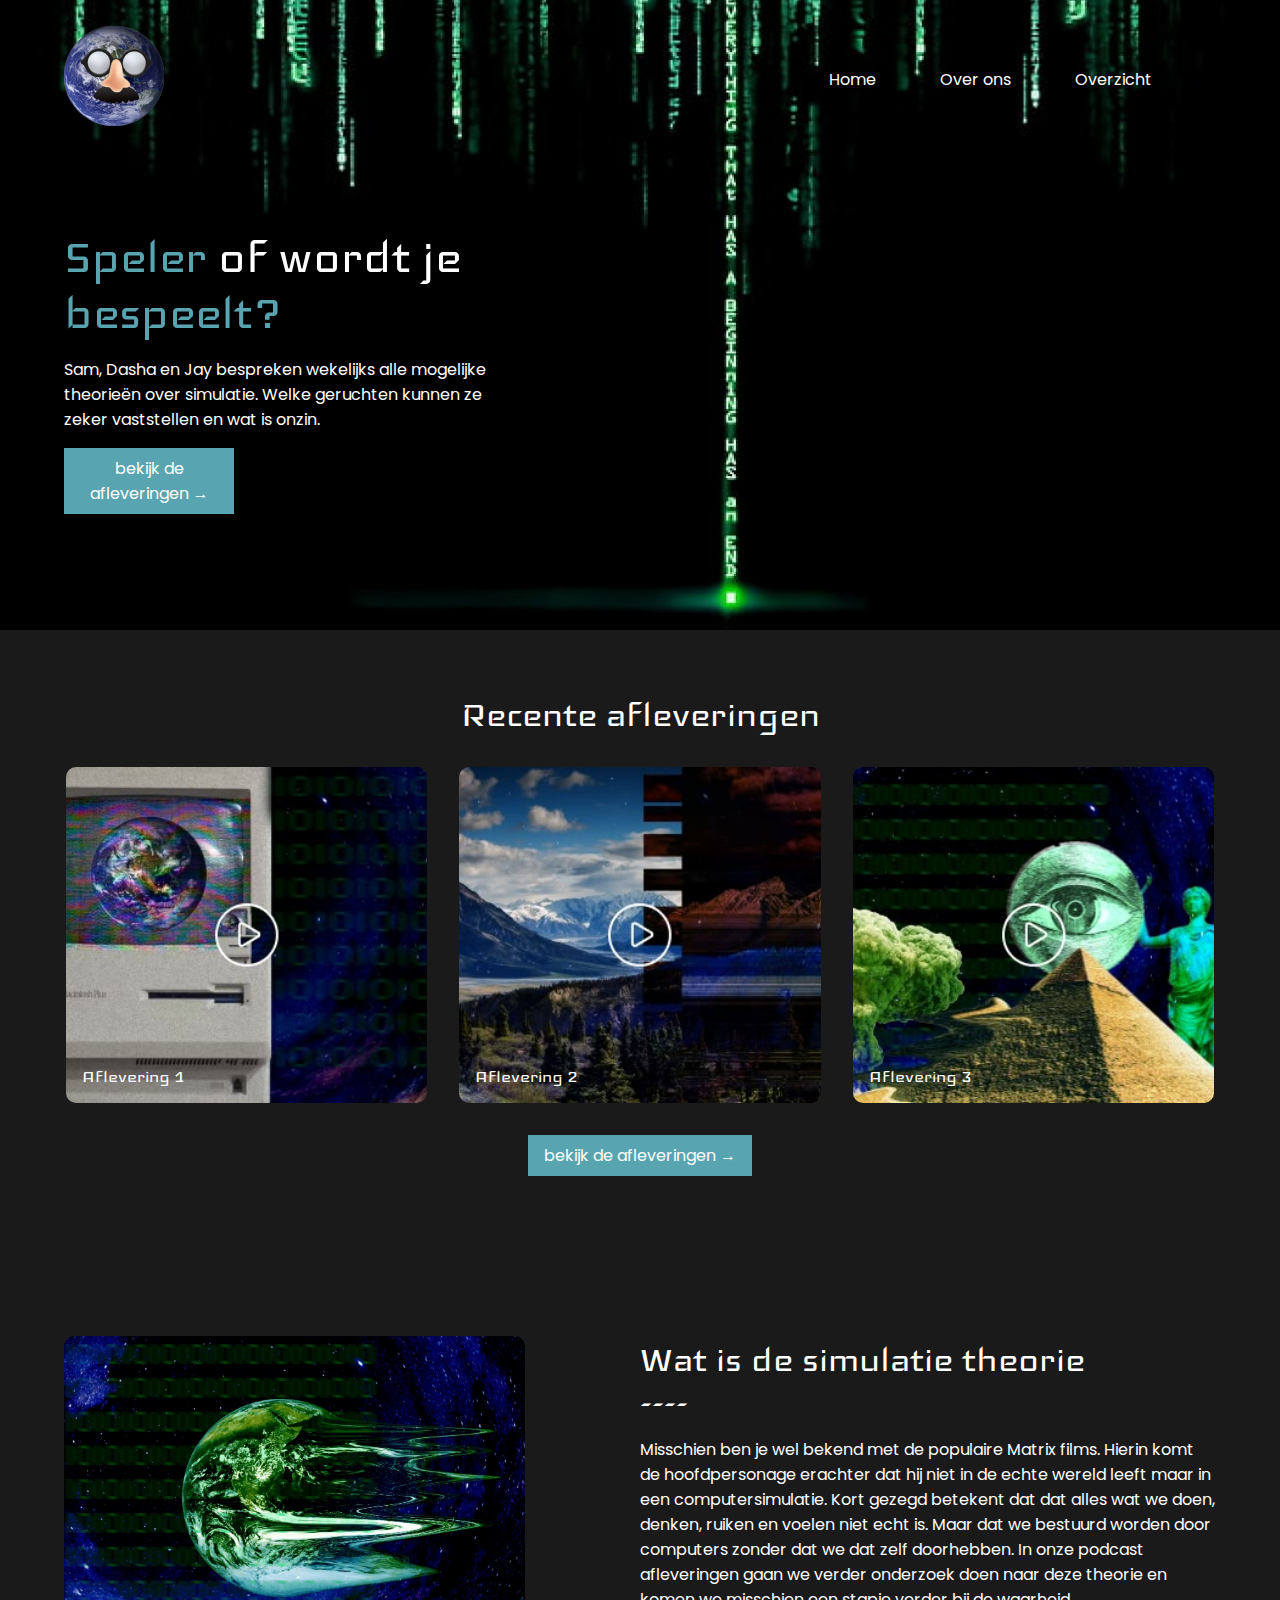
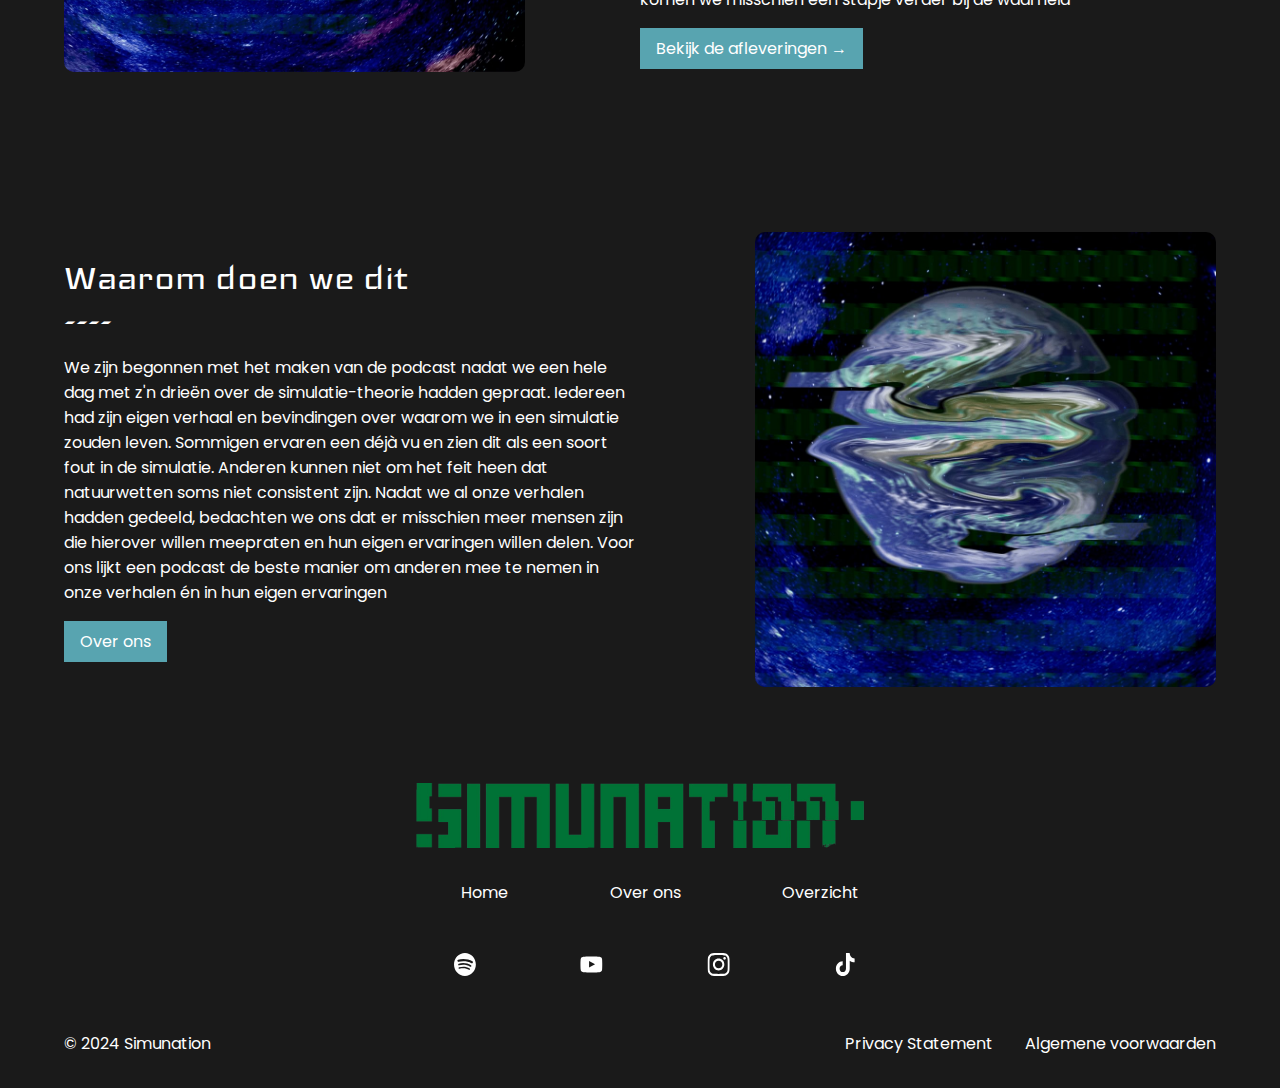
<file: index.html>
<!DOCTYPE html>
<html lang="nl">

<head>
    <meta charset="UTF-8">
    <meta name="viewport" content="width=device-width, initial-scale=1.0">
    <title>Home</title>
    <link rel="stylesheet" href="./styles/style.css">
</head>

<body>

    <header>
        <nav>
            <a href="index.html"><img src="./images/logo.png" alt="Logo"></a>

            <ul>
                <li><a href="index.html">Home</a></li>
                <li> <a href="over_ons.html">Over ons</a></li>
                <li><a href="overzicht.html">Overzicht</a></li>
            </ul>
        </nav>

        <section>
            <h1><span>Speler</span> of wordt je <span>bespeelt?</span></h1>
            <p>Sam, Dasha en Jay bespreken wekelijks alle mogelijke theorieën over simulatie. Welke geruchten kunnen ze
                zeker vaststellen en wat is onzin. </p>
            <a href="overzicht.html">bekijk de afleveringen &rarr;</a>
        </section>
    </header>

    <main>

        <section>
            <h2>Recente afleveringen</h2>
            <div>
                <article>
                    <h3>Aflevering 1</h3>
                </article>

                <article>
                    <h3>Aflevering 2</h3>
                </article>

                <article>
                    <h3>Aflevering 3</h3>
                </article>
            </div>
            <div>
                <a href="overzicht.html">bekijk de afleveringen &rarr;</a>
            </div>
        </section>

        <div>
            <img src="./images/aarde.jpeg" alt="Wat is de theorie">
            <section>
                <h2>Wat is de simulatie theorie</h2>
                <p class="dashes">----</p>
                <p>Misschien ben je wel bekend met de populaire Matrix films. Hierin komt de hoofdpersonage erachter dat
                    hij niet in de echte wereld leeft maar in een computersimulatie. Kort gezegd betekent dat dat alles
                    wat we doen, denken, ruiken en voelen niet echt is. Maar dat we bestuurd worden door computers
                    zonder dat we dat zelf doorhebben.

                    In onze podcast afleveringen gaan we verder onderzoek doen naar deze theorie en komen we misschien
                    een stapje verder bij de waarheid </p>

                <a href="overzicht.html">Bekijk de afleveringen &rarr;</a>
            </section>
        </div>

        <div>
            <section>
                <h2>Waarom doen we dit</h2>
                <p class="dashes">----</p>
                <p>We zijn begonnen met het maken van de podcast nadat we een hele dag met z'n drieën over de
                    simulatie-theorie hadden gepraat. Iedereen had zijn eigen verhaal en bevindingen over waarom we in
                    een simulatie zouden leven. Sommigen ervaren een déjà vu en zien dit als een soort fout in de
                    simulatie. Anderen kunnen niet om het feit heen dat natuurwetten soms niet consistent zijn.

                    Nadat we al onze verhalen hadden gedeeld, bedachten we ons dat er misschien meer mensen zijn die
                    hierover willen meepraten en hun eigen ervaringen willen delen. Voor ons lijkt een podcast de beste
                    manier om anderen mee te nemen in onze verhalen én in hun eigen ervaringen</p>

                <a href="over_ons.html">Over ons</a>
            </section>
            <img src="./images/aarde2.jpeg" alt="Waarom doen we dit">
        </div>


    </main>

    <footer>
        <div>
            <img src="./images/logo2.png" alt="logo simunation">
            <ul>
                <li><a href="index.html">Home</a></li>
                <li> <a href="over_ons.html">Over ons</a></li>
                <li><a href="overzicht.html">Overzicht</a></li>
            </ul>

            <ul>
                <li><img src="./images/Negative.svg" alt="spotify-logo"></li>
                <li><img src="./images/Negative2.svg" alt="spotify-logo"></li>
                <li><img src="./images/Negative3.svg" alt="spotify-logo"></li>
                <li><img src="./images/Negative4.svg" alt="spotify-logo"></li>
            </ul>
        </div>
        <div class="copy">
            <p>© 2024 Simunation</p>
            <ul>
                <li>
                    <p>Privacy Statement</p>
                </li>
                <li>
                    <p>Algemene voorwaarden</p>
                </li>
            </ul>
        </div>

    </footer>

</body>

</html>
</file>
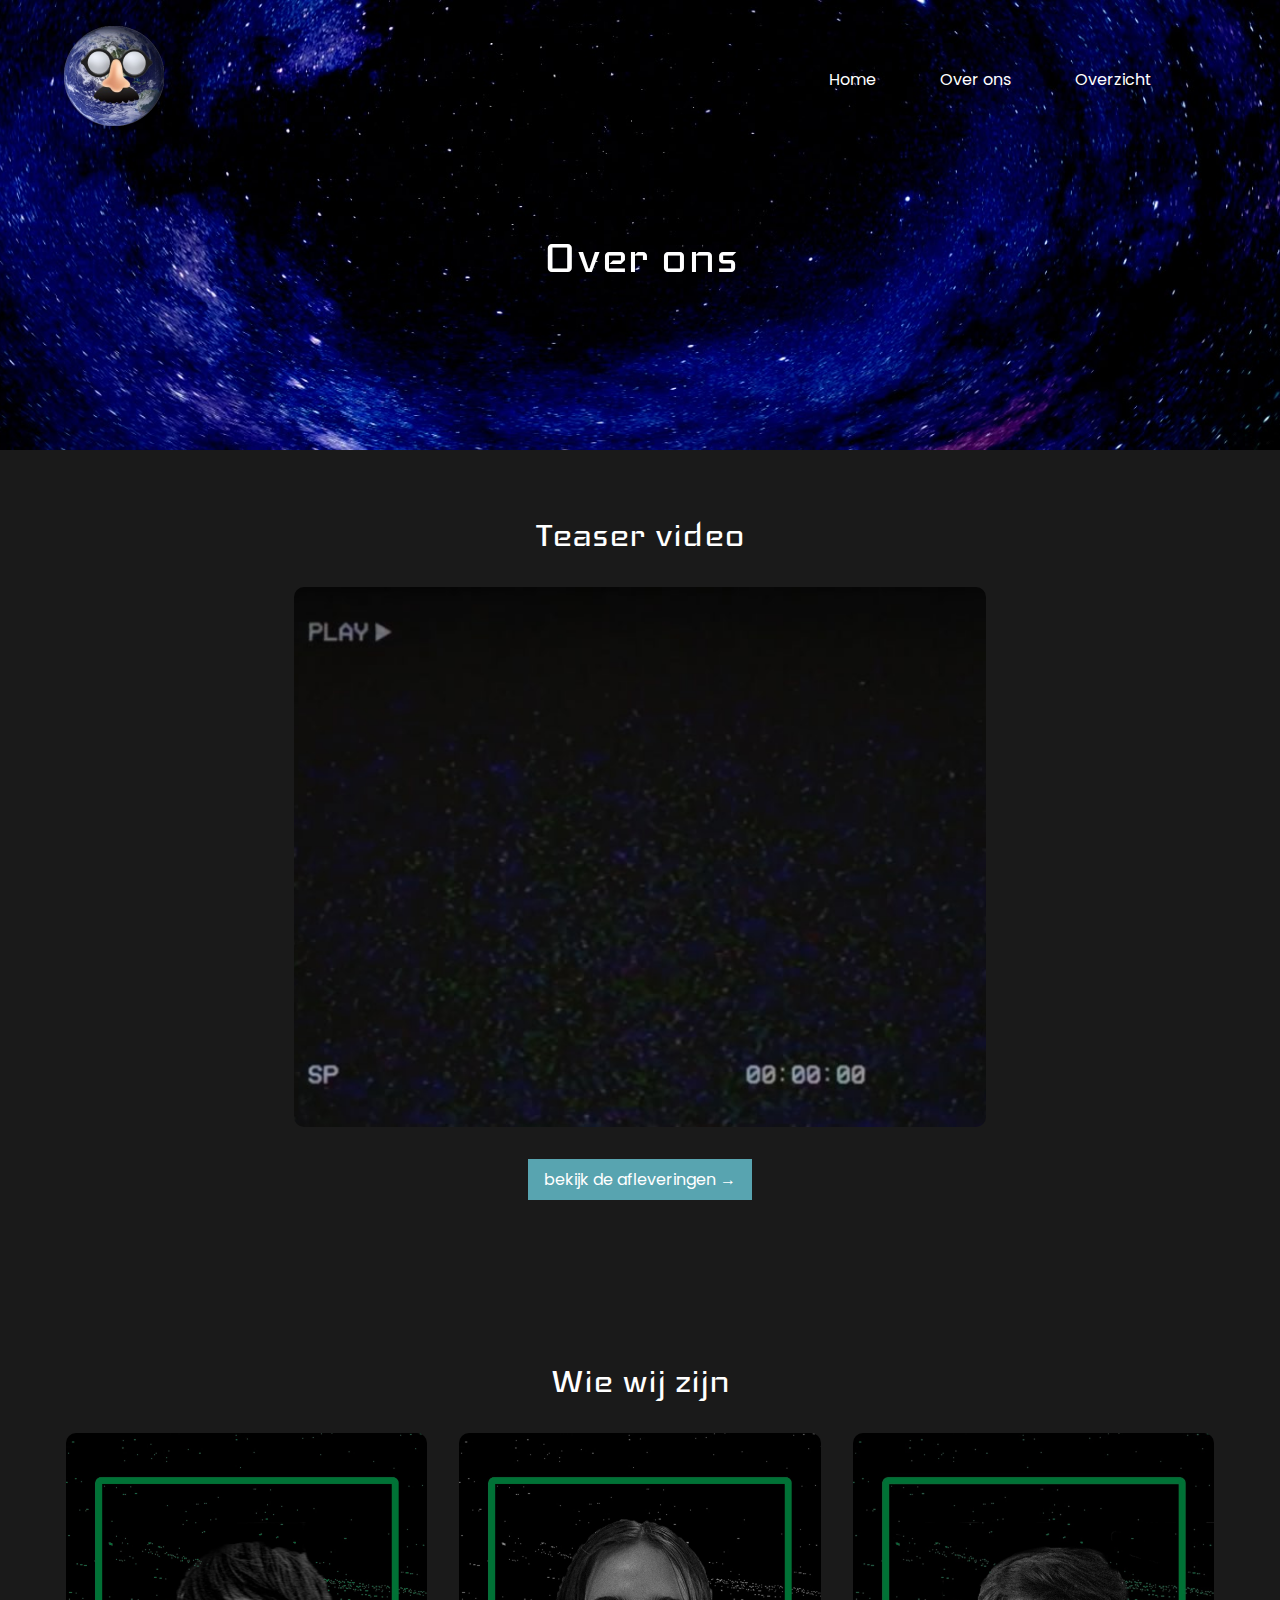
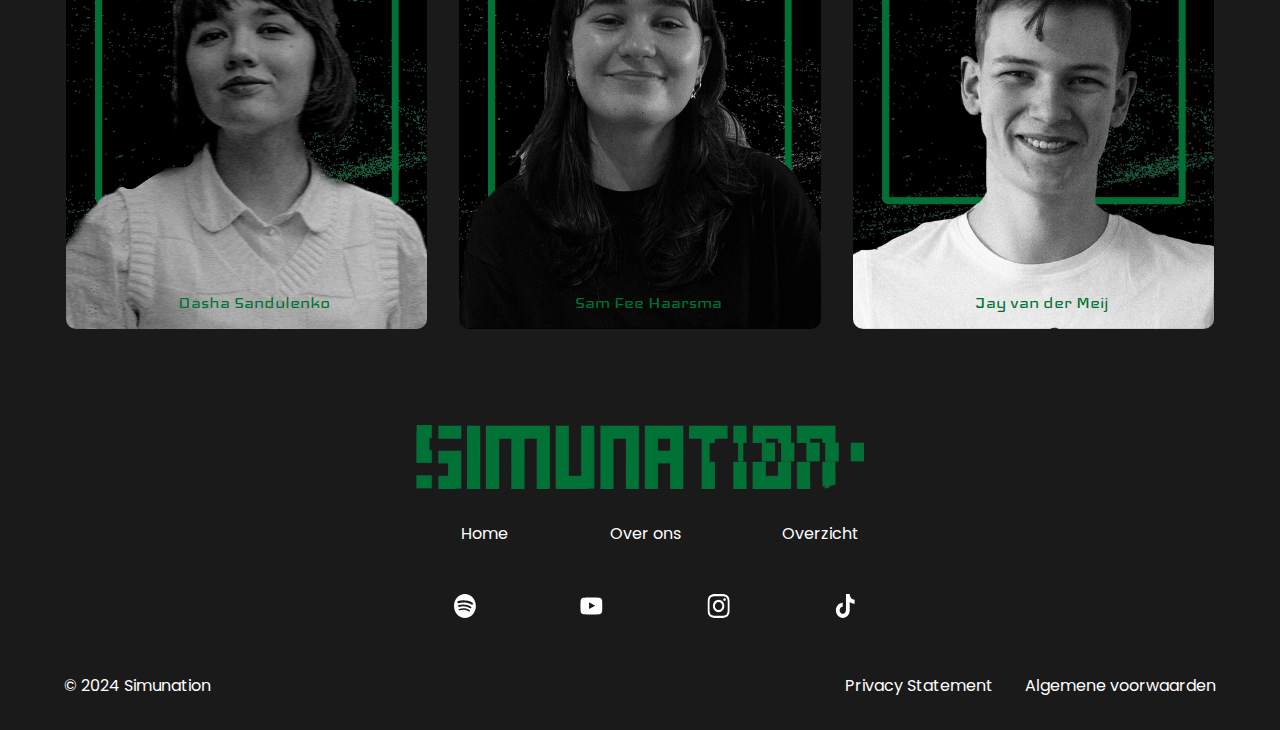
<file: over_ons.html>
<!DOCTYPE html>
<html lang="nl">

<head>
    <meta charset="UTF-8">
    <meta name="viewport" content="width=device-width, initial-scale=1.0">
    <title>Over ons</title>
    <link rel="stylesheet" href="./styles/style.css">
</head>

<body>

    <header class="header-alt">
        <nav>
            <a href="index.html"><img src="./images/logo.png" alt="Logo"></a>

            <ul>
                <li><a href="index.html">Home</a></li>
                <li> <a href="over_ons.html">Over ons</a></li>
                <li><a href="overzicht.html">Overzicht</a></li>
            </ul>
        </nav>

        <section>
            <h1>Over ons</h1>
        </section>
    </header>

    <main>

        <section class="section-teaser-video">
            <h2>Teaser video</h2>
            <div class="teaser-video">
                <iframe width="100%" height="100%" src="https://www.youtube-nocookie.com/embed/kLTy4cFHXBQ?si=7FBKgkmQ_K8m26OI" title="YouTube video player" frameborder="0" allow="accelerometer; autoplay; clipboard-write; encrypted-media; gyroscope; picture-in-picture; web-share" referrerpolicy="strict-origin-when-cross-origin" allowfullscreen></iframe>
            </div>
            <div>
                <a href="overzicht.html">bekijk de afleveringen &rarr;</a>
            </div>
        </section>

        <section>
            <h2>Wie wij zijn</h2>
            <div>
                <article class="dasha">
                    <h3>Dasha Sandulenko</h3>
                </article>

                <article class="sam">
                    <h3>Sam Fee Haarsma</h3>
                </article>

                <article class="jay">
                    <h3>Jay van der Meij</h3>
                </article>
            </div>
        </section>


    </main>

    <footer>
        <div>
            <img src="./images/logo2.png" alt="logo simunation">
            <ul>
                <li><a href="index.html">Home</a></li>
                <li> <a href="over_ons.html">Over ons</a></li>
                <li><a href="overzicht.html">Overzicht</a></li>
            </ul>

            <ul>
                <li><img src="./images/Negative.svg" alt="spotify-logo"></li>
                <li><img src="./images/Negative2.svg" alt="spotify-logo"></li>
                <li><img src="./images/Negative3.svg" alt="spotify-logo"></li>
                <li><img src="./images/Negative4.svg" alt="spotify-logo"></li>
            </ul>
        </div>
        <div class="copy">
            <p>© 2024 Simunation</p>
        <ul>
            <li>
                <p>Privacy Statement</p>
            </li>
            <li>
                <p>Algemene voorwaarden</p>
            </li>
        </ul>
        </div>
        
    </footer>

</body>

</html>
</file>
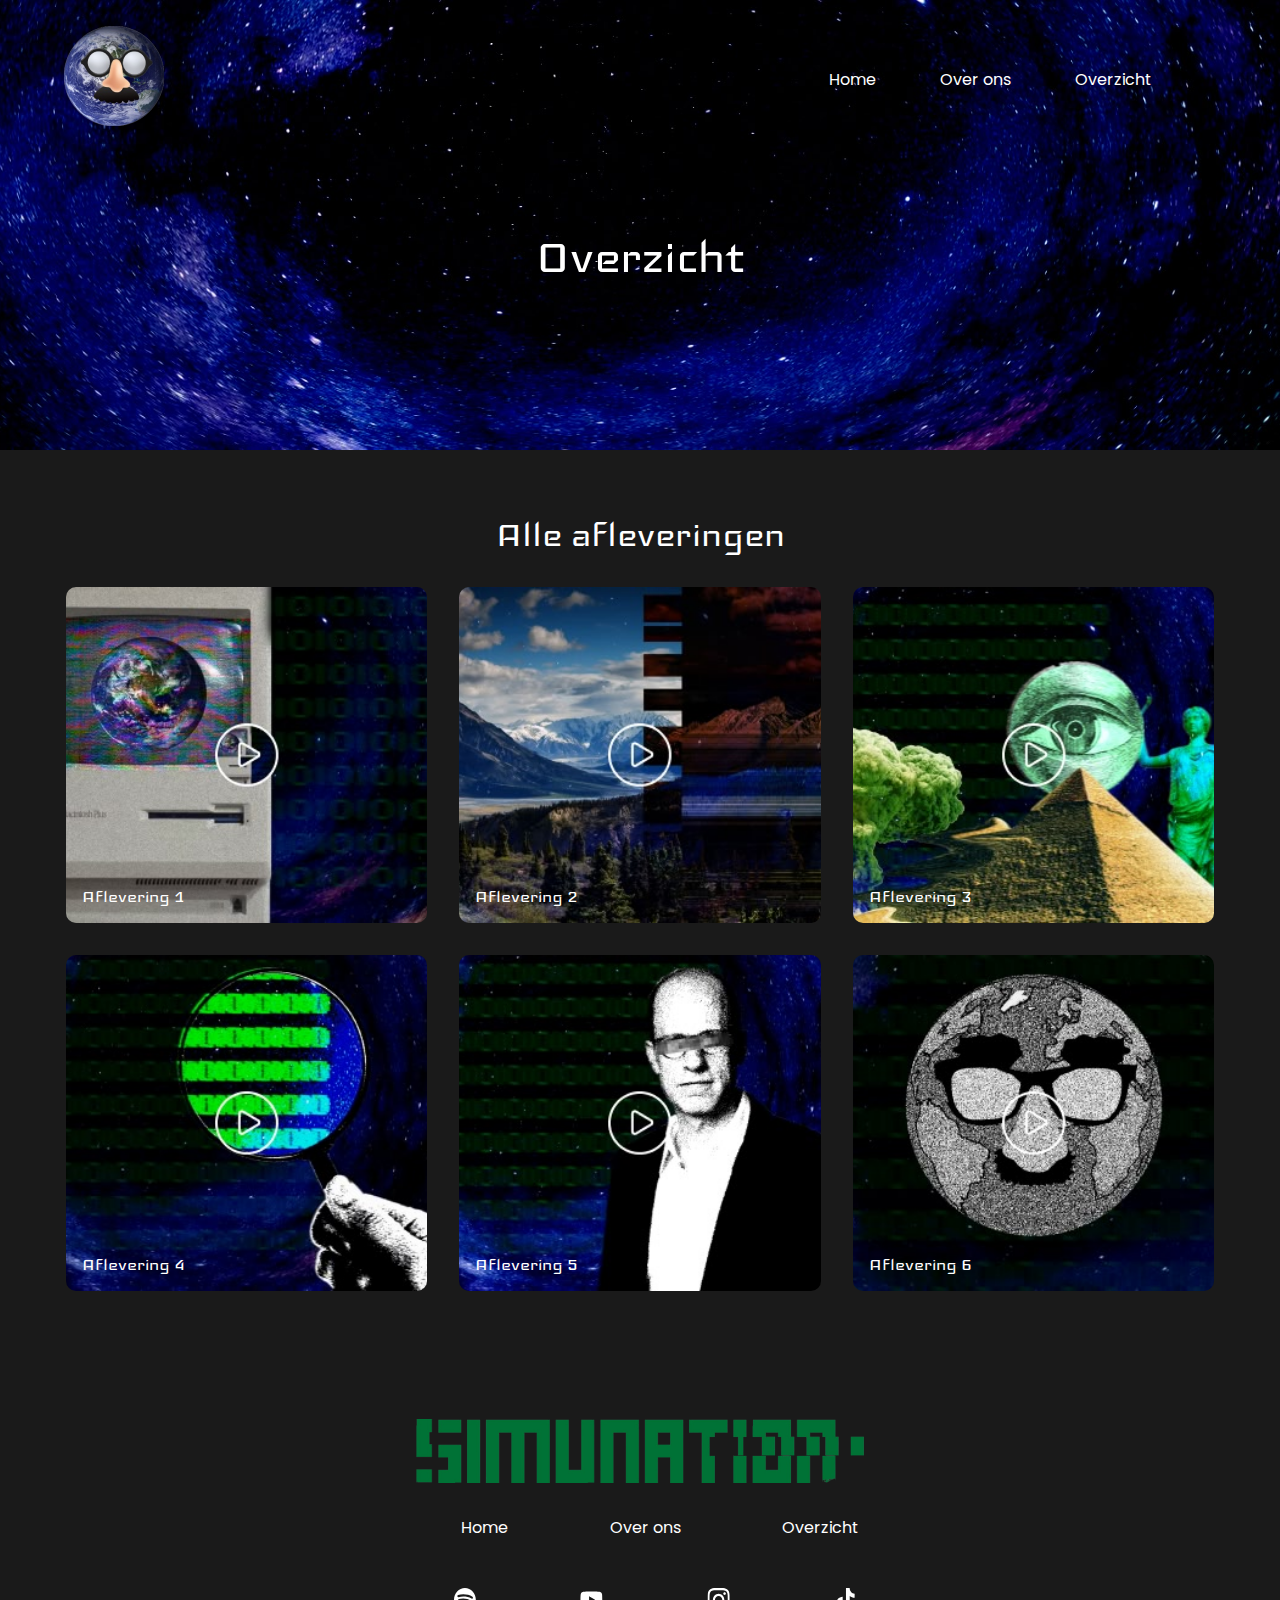
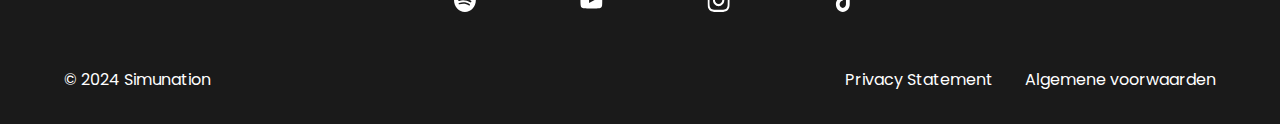
<file: overzicht.html>
<!DOCTYPE html>
<html lang="nl">

<head>
    <meta charset="UTF-8">
    <meta name="viewport" content="width=device-width, initial-scale=1.0">
    <title>Overzicht</title>
    <link rel="stylesheet" href="./styles/style.css">
</head>

<body>

    <header class="header-alt">
        <nav>
            <a href="index.html"><img src="./images/logo.png" alt="Logo"></a>

            <ul>
                <li><a href="index.html">Home</a></li>
                <li> <a href="over_ons.html">Over ons</a></li>
                <li><a href="overzicht.html">Overzicht</a></li>
            </ul>
        </nav>

        <section>
            <h1>Overzicht</h1>
        </section>
    </header>

    <main>

        <section>
            <h2>Alle afleveringen</h2>
            <div>
                <article>
                    <h3>Aflevering 1</h3>
                </article>

                <article>
                    <h3>Aflevering 2</h3>
                </article>

                <article>
                    <h3>Aflevering 3</h3>
                </article>

                <article>
                    <h3>Aflevering 4</h3>
                </article>

                <article>
                    <h3>Aflevering 5</h3>
                </article>

                <article>
                    <h3>Aflevering 6</h3>
                </article>
            </div>

            <div>
                
            </div>
        </section>


    </main>

    <footer>
        <div>
            <img src="./images/logo2.png" alt="logo simunation">
            <ul>
                <li><a href="index.html">Home</a></li>
                <li> <a href="over_ons.html">Over ons</a></li>
                <li><a href="overzicht.html">Overzicht</a></li>
            </ul>

            <ul>
                <li><img src="./images/Negative.svg" alt="spotify-logo"></li>
                <li><img src="./images/Negative2.svg" alt="spotify-logo"></li>
                <li><img src="./images/Negative3.svg" alt="spotify-logo"></li>
                <li><img src="./images/Negative4.svg" alt="spotify-logo"></li>
            </ul>
        </div>
        <div class="copy">
            <p>© 2024 Simunation</p>
        <ul>
            <li>
                <p>Privacy Statement</p>
            </li>
            <li>
                <p>Algemene voorwaarden</p>
            </li>
        </ul>
        </div>
        
    </footer>

</body>

</html>
</file>
<file: styles/style.css>
@import url('https://fonts.googleapis.com/css2?family=Poppins:ital,wght@0,100;0,200;0,300;0,400;0,500;0,600;0,700;0,800;0,900;1,100;1,200;1,300;1,400;1,500;1,600;1,700;1,800;1,900&display=swap');
@import url('https://fonts.googleapis.com/css2?family=Iceland&display=swap');

:root {
    --primary-color: #58A4B0;
    --secondary-color: #007236;
    --text-color: white;
    --heading-font: "Iceland", sans-serif;
    --body-font: "Poppins", sans-serif;
}

body {
    background-color: #1a1a1a;
    font-family: var(--body-font);
    font-weight: 400;
    font-style: normal;
    margin: 0;
    color: var(--text-color);
}

h1, h2, h3, h4 {
    font-family: var(--heading-font);
    font-weight: 400;
    font-style: normal;
    margin-top: 0;
    margin-bottom: 0;
}

/* 1440 64px */
h1 {
    font-size: clamp(3.556rem, 4.444vw, 5.333rem);
}

/* 1440 48px */
h2 {
    font-size: clamp(2.667rem, 3.333vw, 4rem);
}

/* 1440 24px */
h3 {
    font-size: clamp(1.333rem, 1.667vw, 2rem);
}

a {
    text-decoration: none;
}

header {
    display: flex;
    flex-direction: column;
    gap: 6em;
    height: 60vh;
    padding: 2% 5% 5% 5%;
    background-image: url("../images/header_background.jpeg");
    background-repeat: no-repeat;
    background-position: center;
    background-size: cover;
}

.header-alt {
    background-image: url("../images/bg-overzicht-overons.jpeg");
    height: 40vh;
}

.header-alt section {
    width: 100%;
    align-items: center;
}

nav {
    display: flex;
    justify-content: space-between;
    padding-right: 4rem;
    align-items: center;
}

header nav ul {
    display: flex;
    list-style: none;
    justify-content: space-between;
    gap: 4em;
    font-family: var(--body-font);
}

header nav a {
    font-size: 16px;
    color: #fff;
    transition: color 0.3s;
}

header nav a:hover {
    color: var(--secondary-color);
}

header section {
    display: flex;
    flex-direction: column;
    width: 40%;
    gap: 0;
    justify-content: center;
}

header section p {
    color: var(--text-color);
}

header section a {
    color: var(--text-color);
    padding: 0.5em 1em;
    background-color: var(--primary-color);
    width: 30%;
    text-align: center;
    transition: background-color 0.3s;
}

header section a:hover {
    background-color: var(--secondary-color);
}

header h1 span {
    color: var(--primary-color);
}

main {
    display: flex;
    width: 90%;
    gap: 10em;
    margin: 4em auto;
    flex-direction: column;
}

main section {
    display: flex;
    flex-direction: column;
    justify-content: center;
}

main section h2 {
    text-align: center;
    color: var(--text-color);
}

main section div {
    display: flex;
    justify-content: center;
    gap: 2em;
    margin-top: 2em;
    flex-wrap: wrap;
}

main section article {
    width: 30%;
    height: 20em;
    background-repeat: no-repeat;
    background-position: center;
    background-size: cover;
    border-radius: 10px;
    display: flex;
    flex-direction: column;
    justify-content: flex-end;
    padding: 0 0 1em 1em;
}

main section article:nth-child(1) {
    background-image: url("../images/afl1.jpeg");
}

main section article:nth-child(2) {
    background-image: url("../images/afl2.jpeg");
}

main section article:nth-child(3) {
    background-image: url("../images/afl3.jpeg");
}

main section article:nth-child(4) {
    background-image: url("../images/afl4.jpeg");
}

main section article:nth-child(5) {
    background-image: url("../images/afl5.jpeg");
}

main section article:nth-child(6) {
    background-image: url("../images/afl6.jpeg");
}

main section article.dasha {
    background-image: url("../images/dasha.jpeg");
    transition: background-image 0.5s;
}

main section article.sam {
    background-image: url("../images/sam.jpeg");
    transition: background-image 0.5s;
}

main section article.jay {
    background-image: url("../images/jay.jpeg");
    transition: background-image 0.5s;
}

main section article.dasha:hover {
    background-image: url("../images/dasha01.jpeg");
}

main section article.sam:hover {
    background-image: url("../images/sam01.jpeg");
}

main section article.jay:hover {
    background-image: url("../images/jay01.jpeg");
}

section article img {
    width: 20%;
}

section article h3 {
    color: var(--text-color);
}

main section a {
    text-align: right;
    color: var(--text-color);
    padding: 0.5em 1em;
    background-color: var(--primary-color);
    transition: background-color 0.3s;
}

main section a:hover {
    background-color: var(--secondary-color);
}

main div {
    display: flex;
    justify-content: space-between;
}

main div img {
    width: 40%;
    border-radius: 10px;
}

main div section {
    width: 50%;
    display: flex;
    flex-direction: column;
    align-items: flex-start;
}

.dashes {
    font-family: var(--heading-font);
    font-size: clamp(2.667rem, 3.333vw, 4rem);
    margin: 0;
}

.section-teaser-video {
    align-items: center;
}

.teaser-video {
    background-image: url("../images/video-stil.jpeg");
    background-repeat: no-repeat;
    background-position: center;
    background-size: cover;
    border-radius: 10px;
    width: 60%;
    height: 60vh;
}

.dasha, .sam, .jay {
    height: 30em;
}

.dasha h3, .sam h3, .jay h3 {
    color: var(--secondary-color);
    text-align: center;
}

footer {
    display: flex;
    flex-direction: column;
    align-items: center;
    margin-top: 6em;
}

footer div {
    width: 50%;
    display: flex;
    flex-direction: column;
    gap: 1em;
}

footer div img {
    width: 70%;
    margin-left: auto;
    margin-right: auto;
}

footer ul {
    list-style: none;
    display: flex;
    justify-content: space-evenly;
}

footer ul a {
    font-size: 16px;
    text-decoration: none;
    color: var(--text-color);
    transition: color 0.3s;
}

footer ul a:hover {
    color: var(--secondary-color);
}

.copy {
    width: 90%;
    display: flex;
    flex-direction: row;
    justify-content: space-between;
    align-items: center;
}

.copy ul {
    display: flex;
    flex-direction: row;
    gap: 2em;
}
</file>
